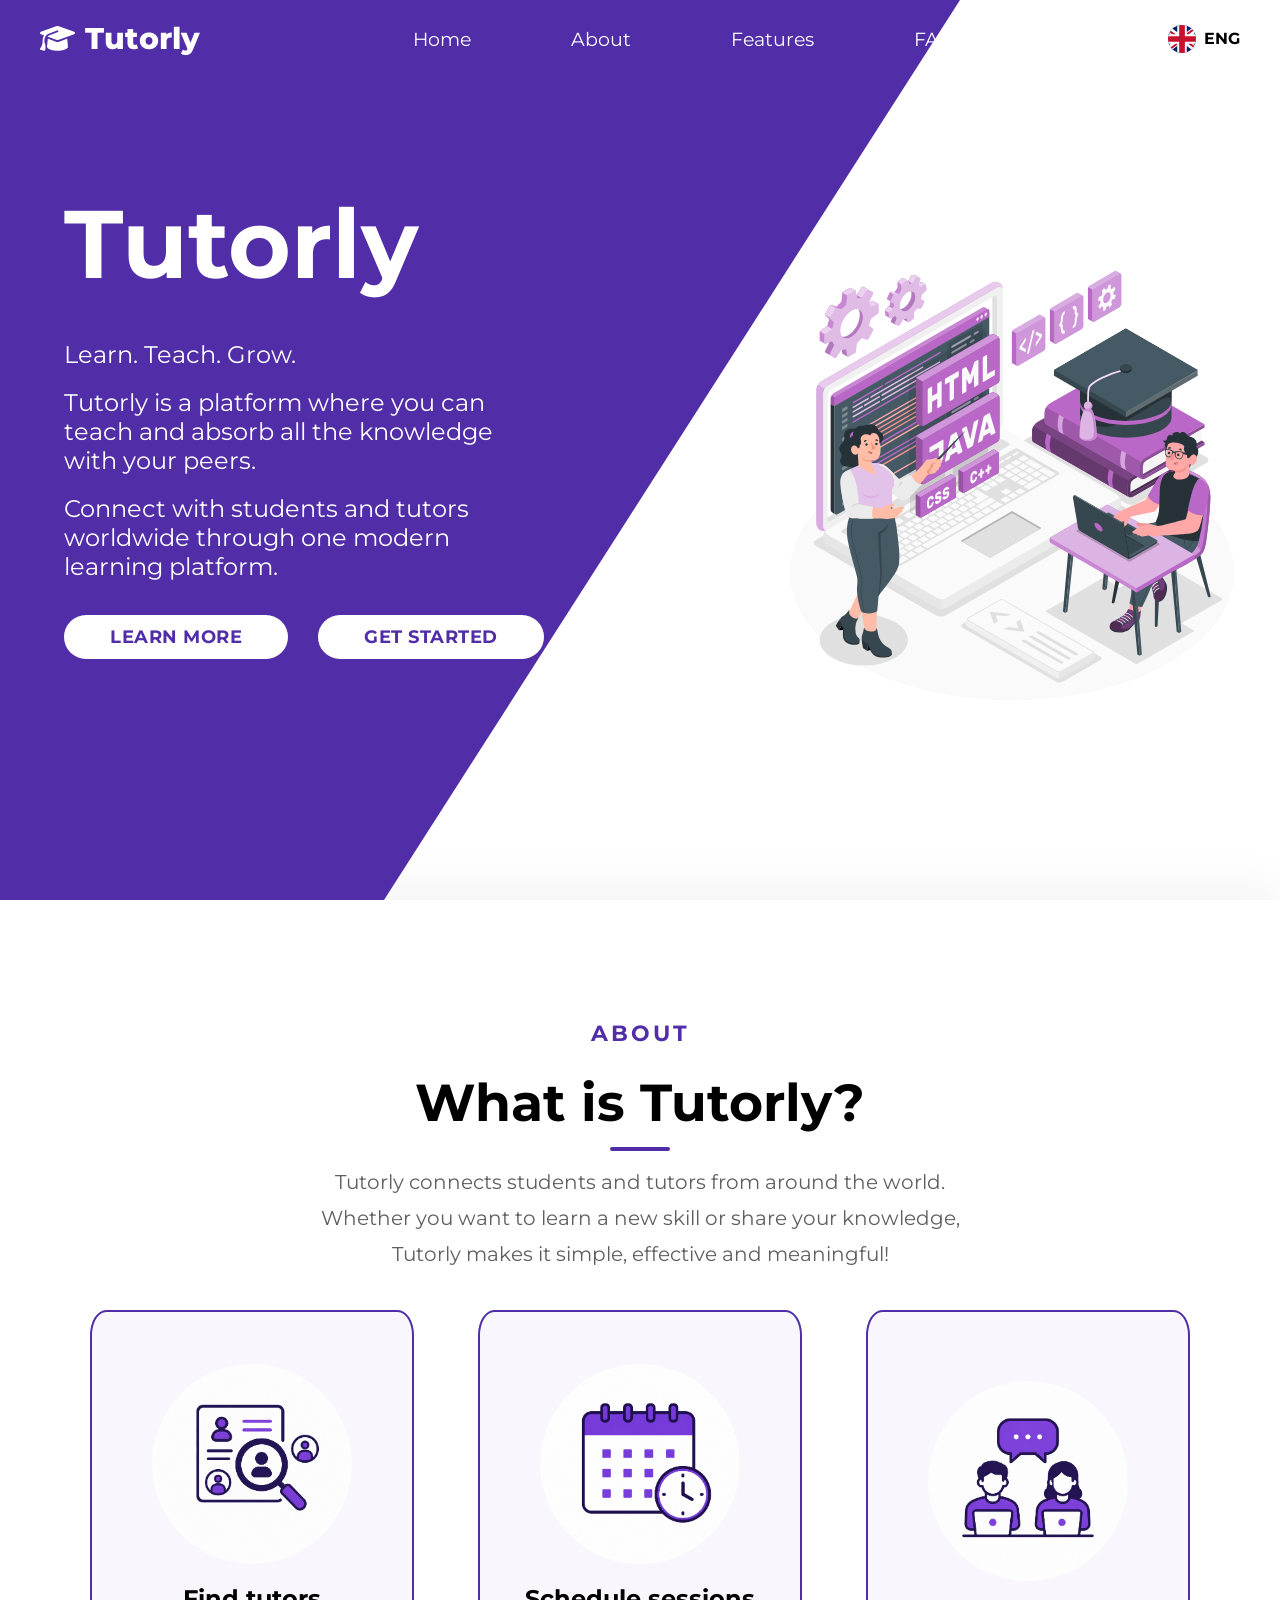
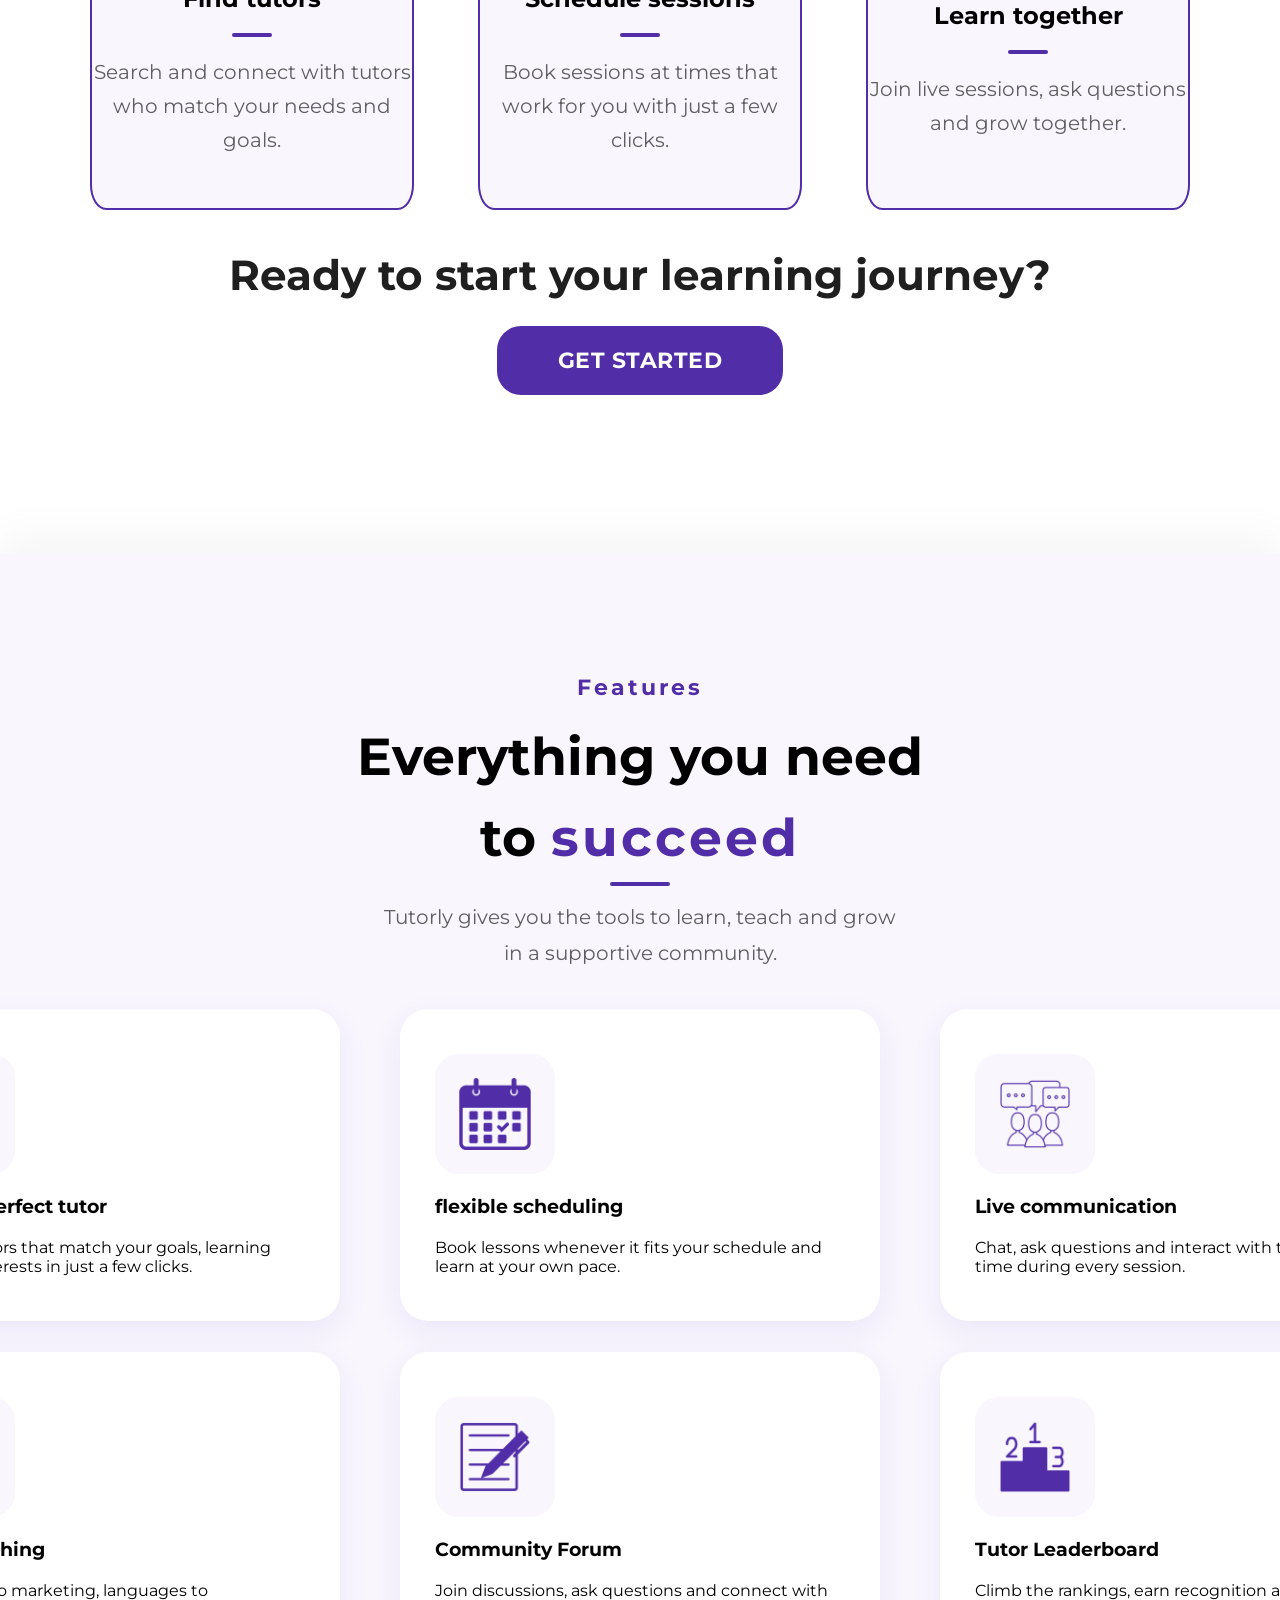
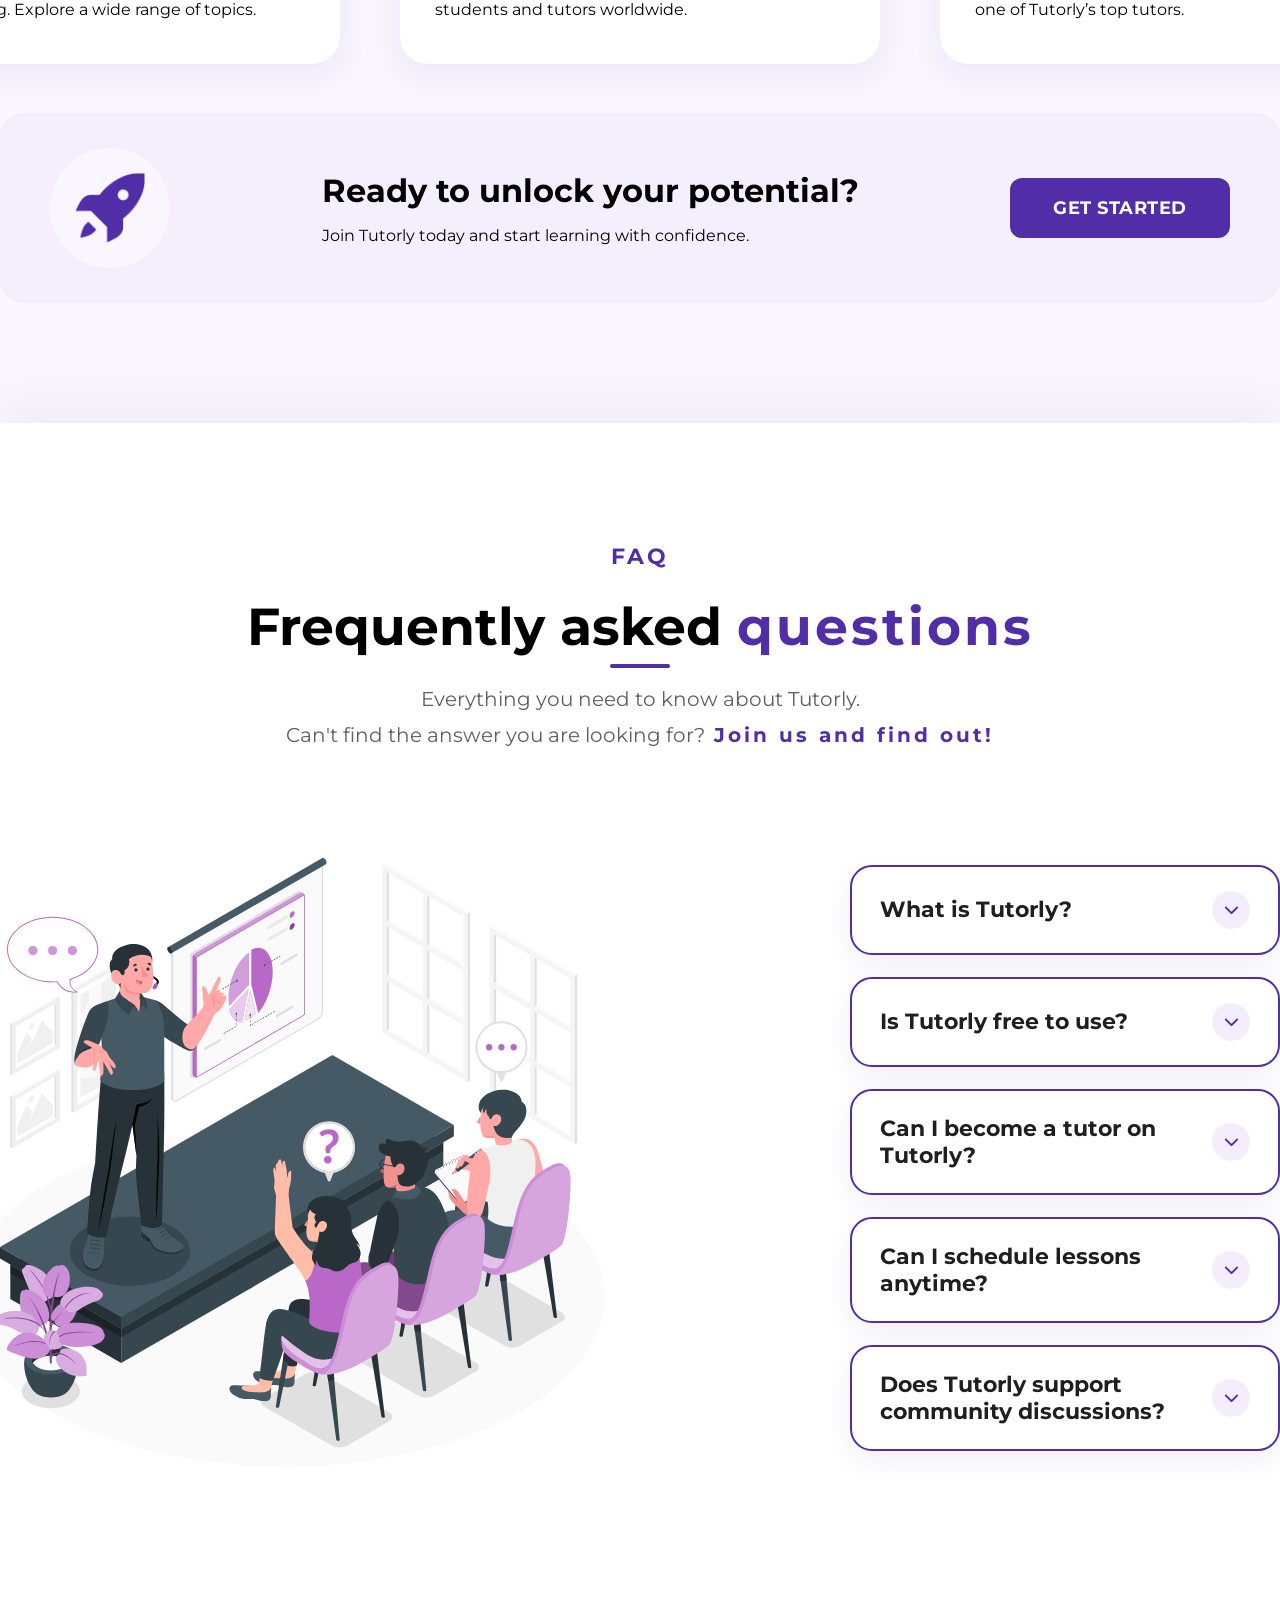
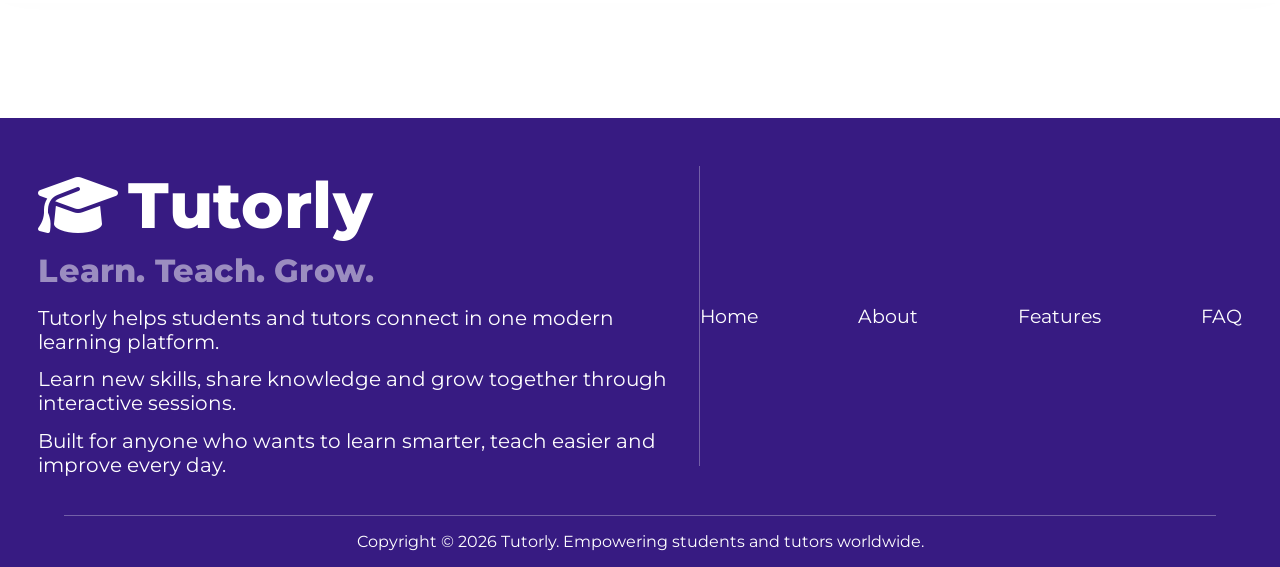
<file: landing-page/index.html>
<!DOCTYPE html>
<html lang="en">
<head>
    <meta charset="UTF-8">
    <meta name="viewport" content="width=device-width, initial-scale=1.0">
    <title>Landing Page</title>
    <link rel="stylesheet" href="https://cdnjs.cloudflare.com/ajax/libs/font-awesome/6.4.2/css/all.min.css">
    <link rel="stylesheet" href="style.css">
</head>
<body>

    <div class="diagonal-background"></div>

    <section id="home">

        <header>
            <div class="form-logo">
                <i class="fa-solid fa-graduation-cap"></i>
                <a id="logo-text" href="#home">Tutorly</a>
            </div>

            <nav>
                <a id="nav-home" href="#home">Home</a>
                <a id="nav-about" href="#about">About</a>
                <a id="nav-features" href="#features">Features</a>
                <a id="nav-faq" href="#faq">FAQ</a>
            </nav>

            <div class="current-language">
                <img src="images/uk.svg">
                <span id="language-text">ENG</span> 
            </div>
        </header>

        <div class="hero-content">
            <div class="hero-left">
                <h1 id="hero-title">Tutorly</h1>
                <br>
                <br>
                <p id="hero-message">Learn. Teach. Grow.</p>
                <br>
                <p id="hero-description-1">Tutorly is a platform where you can teach and absorb all the knowledge with your peers.</p>
                <br>
                <p id="hero-description-2">Connect with students and tutors worldwide through one modern learning platform.</p>

                <div class="buttons">
                    
                    <button id="learn-more-btn" class="learn-more-bttn">LEARN MORE</button>
                    <button id="hero-sign-up-btn" class="sign-up-bttn">GET STARTED</button>
                </div>

            </div>
            <div class="hero-right">
                <img src="images/students.svg">
            </div>
        </div>

    </section>

    <section id="about">
        
        <div class="about-text">
            <span id="about-label">ABOUT</span>
            <h2 id="about-title">What is Tutorly?</h2>
            <div class="about-line"></div>
            <p id="about-description-1">Tutorly connects students and tutors from around the world.</p>
            <p id="about-description-2">Whether you want to learn a new skill or share your knowledge,</p>
            <p id="about-description-3">Tutorly makes it simple, effective and meaningful!</p>
        </div>

        <div class="about-cards-container">
            <div class="about-card">
                <img src="images/find-tutors.png">
                <h3 id="about-card-1-title">Find tutors</h3>
                <div class="about-card-line"></div>
                <p id="about-card-1-text">Search and connect with tutors who match your needs and goals.</p>
            </div>

            <div class="about-card">
                <img src="images/schedule-sessions.png">
                <h3 id="about-card-2-title">Schedule sessions</h3>
                <div class="about-card-line"></div>
                <p id="about-card-2-text">Book sessions at times that work for you with just a few clicks.</p>
            </div>

            <div class="about-card">
                <img src="images/learn-together.png">
                <h3 id="about-card-3-title">Learn together</h3>
                <div class="about-card-line"></div>
                <p id="about-card-3-text">Join live sessions, ask questions and grow together.</p>
            </div>
        </div>

        <div class="about-footer">
            <h3 id="about-footer-title">Ready to start your learning journey?</h3>
            <button id="about-sign-up-btn" class="sign-up-bttn">GET STARTED</button>
        </div>

    </section>

    <section id="features">

        <div class="features-text">
            <span id="features-label">Features</span>
            <h2 id="features-title-main">Everything you need 
                <h2 id="special">to
                    <span id="features-title-special" style="color: #512da8; font-size: 52px; font-weight: 700;">succeed</span>
                </h2>
            </h2>
            <div class="about-line"></div>
            <p id="features-description-1">Tutorly gives you the tools to learn, teach and grow</p>
            <p id="features-description-2">in a supportive community.</p>
        </div>

        <div class="features-cards-container">
            <div class="features-card">
                <img src="images/find-perfect-tutor.png">
                <h3 id="feature-card-1-title">Find the perfect tutor</h3>
                <div class="about-card-line"></div>
                <p id="feature-card-1-text">Discover tutors that match your goals, learning style and interests in just a few clicks.</p>
            </div>

            <div class="features-card">
                <img src="images/flexible-scheduling.png">
                <h3 id="feature-card-2-title">flexible scheduling</h3>
                <div class="about-card-line"></div>
                <p id="feature-card-2-text">Book lessons whenever it fits your schedule and learn at your own pace.</p>
            </div>

            <div class="features-card">
                <img src="images/live-communication.png">
                <h3 id="feature-card-3-title">Live communication</h3>
                <div class="about-card-line"></div>
                <p id="feature-card-3-text">Chat, ask questions and interact with tutors in real time during every session.</p>
            </div>

            <div class="features-card">
                <img src="images/learn-anything.png">
                <h3 id="feature-card-4-title">Learn anything</h3>
                <div class="about-card-line"></div>
                <p id="feature-card-4-text">From math to marketing, languages to programming. Explore a wide range of topics.</p>
            </div>

            <div class="features-card">
                <img src="images/forum.png">
                <h3 id="feature-card-5-title">Community Forum</h3>
                <div class="about-card-line"></div>
                <p id="feature-card-5-text">Join discussions, ask questions and connect with students and tutors worldwide.</p>
            </div>

            <div class="features-card">
                <img src="images/leaderboard.png">
                <h3 id="feature-card-6-title">Tutor Leaderboard</h3>
                <div class="about-card-line"></div>
                <p id="feature-card-6-text">Climb the rankings, earn recognition and become one of Tutorly’s top tutors.</p>
            </div>
        </div>

        <div class="features-footer">
            <img src="images/ready-to-start.png">
            <div class="features-footer-text">
                <h3 id="features-footer-title">Ready to unlock your potential?</h3>
                <p id="features-footer-text">Join Tutorly today and start learning with confidence.</p>
            </div>
            <button id="features-sign-up-btn" class="sign-up-bttn">GET STARTED</button>
        </div>

    </section>

    <section id="faq">

        <div class="faq-text">
            <span id="faq-label">FAQ</span>
            <h2 id="faq-title">Frequently asked <span id="faq-title-special" style="color:#512da8; font-size: 52px; font-weight: 700;">questions</span></h2>
            <div class="about-line"></div>
            <p id="faq-description-1">Everything you need to know about Tutorly.</p>
            <p id="faq-description-2">Can't find the answer you are looking for?<span id="faq-description-special" style="color: #512da8; font-size: 20px;"> Join us and find out!</span></p>
        </div>

        <div class="faq-content">
            <div class="faq-image">
                <img src="images/faq.svg">
            </div>
            
            <div class="faq-questions">

                <div class="faq-item">
                    <div class="faq-question">
                        <h3 id="faq-question-1">What is Tutorly?</h3>
                        <div class="faq-icon"><i class="fa-solid fa-chevron-down"></i></div>
                    </div>

                    <div class="faq-answer"><p id="faq-answer-1">Tutorly is a peer-to-peer platform that connects students and tutors through interactive online sessions.</p></div>
                </div>

                <div class="faq-item">
                    <div class="faq-question">
                        <h3 id="faq-question-2">Is Tutorly free to use?</h3>
                        <div class="faq-icon"><i class="fa-solid fa-chevron-down"></i></div>
                    </div>

                    <div class="faq-answer"><p id="faq-answer-2">Tutorly offers free access to the platform with additional premium features.</p></div>
                </div>

                <div class="faq-item">
                    <div class="faq-question">
                        <h3 id="faq-question-3">Can I become a tutor on Tutorly?</h3>
                        <div class="faq-icon"><i class="fa-solid fa-chevron-down"></i></div>
                    </div>

                    <div class="faq-answer"><p id="faq-answer-3">Yes! Anyone can apply to become a tutor and start helping students worldwide.</p></div>
                </div>

                <div class="faq-item">
                    <div class="faq-question">
                        <h3 id="faq-question-4">Can I schedule lessons anytime?</h3>
                        <div class="faq-icon"><i class="fa-solid fa-chevron-down"></i></div>
                    </div>

                    <div class="faq-answer"><p id="faq-answer-4">Absolutely. Tutorly allows flexible scheduling so you can learn whenever it suits you.</p></div>
                </div>

                <div class="faq-item">
                    <div class="faq-question">
                        <h3 id="faq-question-5">Does Tutorly support community discussions?</h3>
                        <div class="faq-icon"><i class="fa-solid fa-chevron-down"></i></div>
                    </div>

                    <div class="faq-answer"><p id="faq-answer-5">Yes, Tutorly includes community features where students and tutors can share ideas and ask questions.</p></div>
                </div>
            </div>
        </div>

    </section>

    <footer id="footer">

        <div class="footer-element">

            <div class="footer-left">
                <div class="form-logo-footer">
                    <i class="fa-solid fa-graduation-cap"></i>
                    <h2 id="footer-logo-text">Tutorly</h2>
                </div>

                <div class="footer-text">
                    <h3 id="footer-slogan">Learn. Teach. Grow.</h3>
                    <p id="footer-text-1">Tutorly helps students and tutors connect in one modern learning platform.</p>
                    <p id="footer-text-2">Learn new skills, share knowledge and grow together through interactive sessions.</p>
                    <p id="footer-text-3">Built for anyone who wants to learn smarter, teach easier and improve every day.</p>
                </div>
            </div>

            <div class="vertical-line"></div>

            <div class="footer-navbar">
                <ul>
                    <li><a id="footer-nav-home" href="#home">Home</a></li>
                    <li><a id="footer-nav-about" href="#about">About</a></li>
                    <li><a id="footer-nav-features" href="#features">Features</a></li>
                    <li><a id="footer-nav-faq" href="#faq">FAQ</a></li>
                </ul>
            </div>
        </div>
        
        <div class="horizontal-line"></div>

        <div class="bottom-line">
            <p id="copyright-text">Copyright © 2026 Tutorly. Empowering students and tutors worldwide.</p>
        </div>
    </footer>
    
    <script src="script.js"></script>
</body>
</html>
</file>
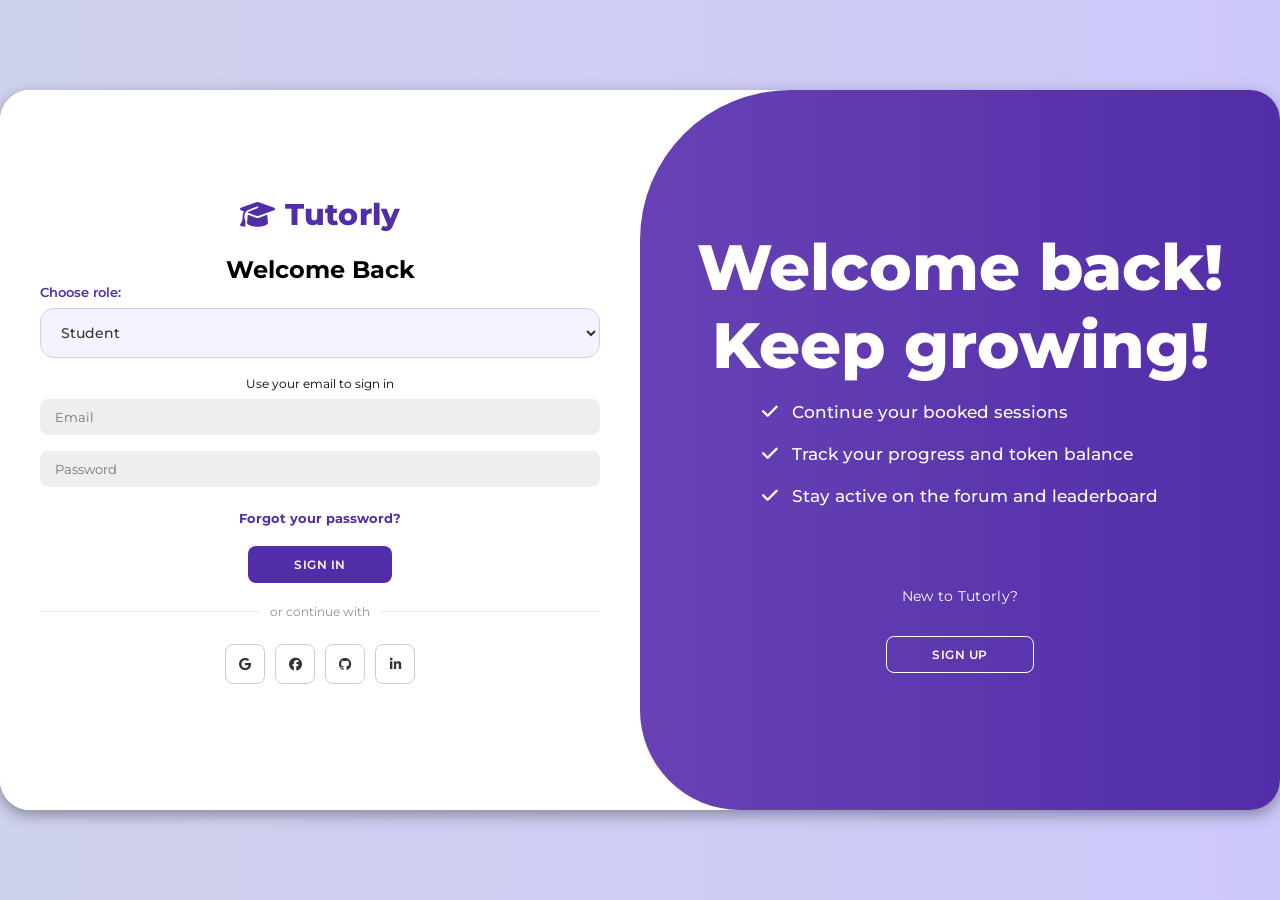
<file: register-login-page/index.html>
<!DOCTYPE html>
<html lang="en">

<head>
    <meta charset="UTF-8">
    <meta name="viewport" content="width=device-width, initial-scale=1.0">
    <title>Login/Signup Form</title>
    <link rel="stylesheet" href="https://cdnjs.cloudflare.com/ajax/libs/font-awesome/6.4.2/css/all.min.css">
    <link rel="stylesheet" href="style.css">
</head>

<body>

    <div class="container" id="container">

        <!--Registracija-->
        <div class="form-container sign-up">
            <form>
                <div class="form-logo">
                    <i class="fa-solid fa-graduation-cap"></i>
                    <span>Tutorly</span>
                </div>
                <h2>Create Account</h2>
                    <div class="role-select-wrapper">
                        <label for="role">Choose role:</label>
                        <select id="role" name="role" class="role-select">
                            <option value="student">Student</option>
                            <option value="tutor">Tutor</option>
                        </select>
                    </div>
                    <span>Use your email for registration</span>
                    <input type="text" placeholder="Full Name">
                    <input type="email" placeholder="Email">
                    <input type="password" placeholder="Password">
                    <button type="submit">Sign up</button>
                    <div class="divider">
                        <span>or continue with</span>
                    </div>
                    <div class="social-icons">
                        <a href="#" class="icon"><i class="fa-brands fa-google"></i></a>
                        <a href="#" class="icon"><i class="fa-brands fa-facebook"></i></a>
                        <a href="#" class="icon"><i class="fa-brands fa-github"></i></a>
                        <a href="#" class="icon"><i class="fa-brands fa-linkedin-in"></i></a>
                    </div>
            </form>
        </div>

        <!--Prijava-->
        <div class="form-container sign-in">
            <form>
                <div class="form-logo">
                    <i class="fa-solid fa-graduation-cap"></i>
                    <span>Tutorly</span>
                </div>
                    <h2>Welcome Back</h2>
                    <div class="role-select-wrapper">
                        <label for="role">Choose role:</label>
                        <select id="role" name="role" class="role-select">
                            <option value="student">Student</option>
                            <option value="tutor">Tutor</option>
                        </select>
                    </div>
                    <span>Use your email to sign in</span>
                    <input type="email" placeholder="Email">
                    <input type="password" placeholder="Password">
                    <a href="#" id="forgot-password">Forgot your password?</a>
                    <button type="submit">Sign In</button>
                    <div class="divider">
                        <span>or continue with</span>
                    </div>
                    <div class="social-icons">
                        <a href="#" class="icon"><i class="fa-brands fa-google"></i></a>
                        <a href="#" class="icon"><i class="fa-brands fa-facebook"></i></a>
                        <a href="#" class="icon"><i class="fa-brands fa-github"></i></a>
                        <a href="#" class="icon"><i class="fa-brands fa-linkedin-in"></i></a>
                    </div>
            </form>
        </div>

        <!--Toggle panel-->
        <div class="toggle-container">
            <div class="toggle">
                <div class="toggle-panel toggle-left">
                    <h1>Learn better.<br>Teach better.</h1>
                    <ul class="benefits">
                        <li><i class="fa-solid fa-check"></i> Book sessions easily with tokens</li>
                        <li><i class="fa-solid fa-check"></i> Ask and answer questions on the forum</li>
                        <li><i class="fa-solid fa-check"></i> Climb the tutor leaderboard</li>
                    </ul>
                    <p>Already have an account?</p>
                    <button class="hidden" id="login">Sign In</button>
                </div>
                <div class="toggle-panel toggle-right">
                    <h1>Welcome back!<br>Keep growing!</h1>
                    <ul class="benefits">
                        <li><i class="fa-solid fa-check"></i> Continue your booked sessions</li>
                        <li><i class="fa-solid fa-check"></i> Track your progress and token balance</li>
                        <li><i class="fa-solid fa-check"></i> Stay active on the forum and leaderboard</li>
                    </ul>
                    <p>New to Tutorly?</p>
                    <button class="hidden" id="register">Sign Up</button>
                </div>
            </div>
        </div>
    </div>

    <script src="script.js"></script>
</body>

</html>
</file>
<file: landing-page/style.css>
@import url('https://fonts.googleapis.com/css2?family=Montserrat:wght@300;400;500;600;700&display=swap');

* {
    margin: 0;
    padding: 0;
    box-sizing: border-box;
    font-family: 'Montserrat',sans-serif;
}

html{
    scroll-behavior: smooth;
}

/*home sekcija i navbar*/

header {
    display: flex;
    justify-content: space-between;
    align-items: center;
    padding: 20px 40px;
    position: relative;
    z-index: 1;
}

.form-logo{
    display: flex;
    align-items: center;
    justify-content: center;
    gap: 10px;
}

.form-logo i{
    font-size: 28px;
    color: #ffffff;
}

.form-logo a{
    font-size: 30px;
    font-weight: 800;
    color: #ffffff;
    letter-spacing: 0.2px;
    text-decoration: none;
}

nav {
    display: flex;
    gap: 100px;
    align-items: center;
}

nav a{
    color: #ffffff;
    text-decoration: none;
    font-size: larger;
    transition: all 0.3s ease;
}

nav a:hover{
    scale: 1.25;
    cursor: pointer;
    font-weight: bold;
}

.current-language{
    display: flex;
    align-items: center;
    gap: 8px;
}

.current-language:hover{
    cursor: pointer;
}

.current-language img{
    width: 28px;
    height: 28px;
    border-radius: 50%;
    object-fit: cover;
}

.current-language span{
    font-weight: bold;
}

#home{
    position: relative;
    min-height: 100vh;
    overflow: hidden;
}

.diagonal-background{
    position: absolute;
    top: 0;
    left: 0;
    width: 75%;
    height: 100%;
    background-color: #512da8;
    clip-path: polygon(0 0, 100% 0, 40% 100%, 0 100%);
    z-index: 0;
}

.hero-content {
    position: relative;
    z-index: 1;
    display: flex;
    align-items: center;
    justify-content: space-between;
    min-height: calc(100vh - 90px);
    padding: 0 40px;
}

.hero-left {
    margin-left: 2%;
    margin-bottom: 10%;
    width: 40%;
    color: white;
}

.hero-left h1{
    font-size:96px;
}

.hero-left p{
    font-size: 24px;
    text-align: left;
}

#message{
    font-size: 48px;
}

.buttons{
    display: flex;
    gap: 30px;
    margin-top: 7%;
}

.buttons button{
    background-color: #ffffff;
    color: #512da8;
    font-size: 18px;
    padding: 10px 45px;
    border: 1px solid transparent;
    border-radius: 24px;
    font-weight: 600;
    letter-spacing: 0.5px;
    cursor: pointer;
    font-weight: bold;
}

.buttons button:hover{
    background-color: #b8b8b8;
    transform: scale(1.15);
    transition:all 0.2s ease;
    cursor: pointer;
}

.buttons button:active{
    background-color: #757575;
    transform: scale(0.9);
    cursor: pointer;
}

.buttons button{
    transition: all 0.3s ease;
}

.hero-right {
    width: 38%;
    height: auto;
    object-fit: contain;
    display: block;
}

/*About sekcija*/

#about{
    padding-top: 120px;
    padding-bottom: 120px;
    background-color: #ffffff;
    box-shadow: 0 -20px 40px rgba(0, 0, 0, 0.04);
}

.about-text{
    display: flex;
    flex-direction: column;
    align-items: center;
    text-align: center;
    margin-bottom: 3%;
}

.about-text span{
    font-size: 22px;
    font-weight: 700;
    letter-spacing: 3px;
    color: #512da8;
    margin-bottom: 0.5%;
}

.about-text h2{
    margin-top: 2vh;
    font-size: 52px;
    font-weight: 700;
    color: black;
    margin-bottom: 1%;
}

.about-line{
    width: 60px;
    height: 4px;
    background-color: #512da8;
    border-radius: 10px;
    margin-bottom: 1%;
}

.about-text p{
    font-size: 20px;
    line-height: 1.8;
    color: #5f5f5f;
    max-width: 850px;
}

.about-cards-container{
    display: flex;
    align-items: center;
    justify-content: center;
    gap: 5%;
    margin-bottom: 3%;
    z-index: 1;
}

.about-card{
    display: flex;
    flex-direction: column;
    background-color: #f9f6fe;
    justify-content: center;
    align-items: center;
    border-radius: 5%;
    height: 500px;
    border: solid;
    border-color: #512da8;
    border-width: 2px;
}

.about-card img{
    height: 200px;
    width: 200px;
    border-radius: 50%;
    margin-bottom: 20px;
}

.about-card h3{
    font-size: 24px;
    font-weight: 700;
    color: black;
    margin-bottom: 20px;
}

.about-card .about-card-line{
    width: 40px;
    height: 4px;
    background-color: #512da8;
    border-radius: 10px;
    margin-bottom: 1%;
}

.about-card p{
    font-size: 20px;
    line-height: 1.7;
    color: #5f5f5f;
    text-align: center;
    max-width: 320px;
    margin-top: 15px;
}

.about-footer{
    display: flex;
    flex-direction: column;
    align-items: center;
    justify-content: center;
    text-align: center;
    margin-bottom: 3%;
}

.about-footer h3{
    font-size: 42px;
    font-weight: 700;
    color: #1f1f1f;
    margin-bottom: 2%;
}

.about-footer button{
    background-color: #512da8;
    color: white;
    font-size: 22px;
    padding: 20px 60px;
    border: 1px solid transparent;
    border-radius: 24px;
    font-weight: 600;
    letter-spacing: 0.5px;
    cursor: pointer;
    font-weight: bold;
}

.about-footer button:hover{
    background-color: #7b68ee;
    transform: scale(1.15);
    transition:all 0.2s ease;
    cursor: pointer;
}

.about-footer button:active{
    background-color: #5a4bd1;
    transform: scale(0.9);
    cursor: pointer;
}

/*Features sekcija*/

#features{
    background-color: #f9f6fe;
    padding-top: 120px;
    padding-bottom: 120px;
    box-shadow: 0 -20px 40px rgba(0, 0, 0, 0.04);
}

.features-text{
    display: flex;
    flex-direction: column;
    align-items: center;
    text-align: center;
    margin-bottom: 3%;
}

.features-text span{
    font-size: 22px;
    font-weight: 700;
    letter-spacing: 3px;
    color: #512da8;
    margin-bottom: 0.5%;
}

.features-text h2{
    margin-top: 2vh;
    font-size: 52px;
    font-weight: 700;
    color: black;
}

#special{
    margin-bottom: 1%;
}

.about-line{
    width: 60px;
    height: 4px;
    background-color: #512da8;
    border-radius: 10px;
    margin-bottom: 1%;
}

.features-text p{
    font-size: 20px;
    line-height: 1.8;
    color: #5f5f5f;
    max-width: 850px;
}

.features-cards-container{
    display: grid;
    grid-template-columns: repeat(3, 480px);
    justify-content: center;
    gap: 5%;
    max-width: 1200px;
    margin: 0 auto 3%;
}

.features-card{
    display: flex;
    flex-direction: column;
    align-items: flex-start;
    justify-content: flex-start;
    background-color: white;
    padding: 45px 35px;
    border-radius: 28px;
    aspect-ratio: 8/5;
    text-align: left;
    transition: all 0.3s ease;
    box-shadow: 0 10px 30px rgba(81, 45, 168, 0.08);
}

.features-card img{
    width: 120px;
    height: 120px;
    object-fit: contain;
    margin-bottom: 5%;
    border-radius: 24px;
}

.features-card h3{
    margin-bottom: 5%;
}

.features-footer{
    display: flex;
    align-items: center;
    justify-content: space-between;
    background-color: #f4eefd;
    border-radius: 24px;
    max-width: 1600px;
    width: 100%;
    margin: 80px auto 0;
    padding: 35px 50px;
}

.features-footer img{
    width: 120px;
    height: 120px;
    border-radius: 50%;
}

.features-footer-text{
    text-align: left;
    align-items: center;
}

.features-footer-text h3{
    font-size: 32px;
    margin-bottom: 3%;
}

.features-footer button{
    background-color: #512da8;
    color: white;
    border: 1px solid transparent;
    border-radius: 12px;
    letter-spacing: 0.5px;
    cursor: pointer;
    width: 220px;
    height: 60px;
    font-weight: 700;
    font-size: 18px;
}

.features-footer button:hover{
    background-color: #7b68ee;
    transform: scale(1.15);
    transition:all 0.2s ease;
    cursor: pointer;
}

.features-footer button:active{
    background-color: #5a4bd1;
    transform: scale(0.9);
    cursor: pointer;
}

/*FAQ sekcija*/
#faq{
    background-color: white;
    padding-top: 120px;
    padding-bottom: 120px;
    box-shadow: 0 -20px 40px rgba(0, 0, 0, 0.04);
    margin-bottom: 9%;
}

.faq-text{
    display: flex;
    flex-direction: column;
    align-items: center;
    text-align: center;
    margin-bottom: 3%;
}

.faq-text span{
    font-size: 22px;
    font-weight: 700;
    letter-spacing: 3px;
    color: #512da8;
    margin-bottom: 0.5%;
}

.faq-text h2{
    margin-top: 2vh;
    font-size: 52px;
    font-weight: 700;
    color: black;
    margin-bottom: 0.5%;
}

.faq-text p{
    font-size: 20px;
    line-height: 1.8;
    color: #5f5f5f;
    max-width: 850px;
}

.faq-content{
    display: flex;
    align-items: center;
    justify-content: center;
    gap: 120px;
    max-width: 1500px;
    margin: 80px auto 0;
    padding: 0 40px;
}

.faq-image{
    width: 650px;
    flex-shrink: 0;
    transform: translateX(-80px);
}

.faq-image img{
    width: 100%;
    height: auto;
    object-fit: contain;
    display: block;
}

.faq-questions{
    width: 720px;
    display: flex;
    flex-direction: column;
    gap: 22px;
    transform: translateX(40px);
}

.faq-item{
    background-color: #ffffff;
    border-radius: 22px;
    padding: 24px 28px;
    box-shadow: 0 10px 30px rgba(81, 45, 168, 0.08);
    border: solid;
    border-color: #512da8;
    border-width: 2px;
}

.faq-item:hover{
    scale: 1.05;
    box-shadow: 0 10px 30px rgba(81, 45, 168, 0.48);
}

.faq-question{
    display: flex;
    align-items: center;
    justify-content: space-between;
    cursor: pointer;
}

.faq-question h3{
    font-size: 22px;
    font-weight: 700;
    color: #1f1f1f;
}

.faq-icon{
    width: 38px;
    height: 38px;
    display: flex;
    align-items: center;
    justify-content: center;
    border-radius: 50%;
    background-color: #f4ecff;
    flex-shrink: 0;
}

.faq-icon i{
    color: #512da8;
    font-size: 15px;
}

.faq-answer{
    display: none;
    margin-top: 18px;
}

.faq-answer p{
    font-size: 17px;
    line-height: 1.7;
    color: #5f5f5f;
}

/*footer*/
#footer{
    background-color: #371b82;
}

.footer-element{
    display: flex;
    justify-content: space-around;
    align-items: center;
    padding: 3%;

}

.form-logo-footer{
    display: flex;
    align-items: center;
    justify-content: left;
    gap: 10px;
    padding-top: 1.5%;
    padding-bottom: 1%;
}

.form-logo-footer i{
    font-size: 64px;
    color: #ffffff;
}

.form-logo-footer h2{
    font-size: 64px;
    font-weight: 800;
    color: #ffffff;
    letter-spacing: 0.2px;
    text-decoration: none;
}

.footer-text{
    display: flex;
    flex-direction: column;
    align-items: flex-start;
    justify-content: center;
    color: white;
}

.footer-text h3{
    font-size: 32px;
    font-weight: 800;
    color: white;
    letter-spacing: 0.2px;
    text-decoration: none;
    padding-bottom: 0.5%;
    opacity: 50%;
}

.footer-text p{
    font-size: 20px;
    color: white;
    text-align: left;
    padding-top: 2%;
}

.vertical-line{
    height: 300px;
    width: 1px;
    background-color: white;
    opacity: 30%;
}

.footer-navbar{
    display: flex;
    justify-content: center;
    padding-top: 1%;
    padding-bottom: 1%;
}

.footer-navbar ul{
    display: flex;
    justify-content: center;
    gap: 100px;

    list-style: none;
}

.footer-navbar a{
    color: white;
    font-size: larger;
    text-decoration: none;
}

.footer-navbar a:hover{
    scale: 1.25;
    cursor: pointer;
    font-weight: bold;
    border: none;
}

.horizontal-line{
    width: 90%;
    height: 1px;
    background-color: white;
    margin: 0 auto;
    opacity: 30%;
}

.bottom-line{
    color: white;
    width: 100%;
    height: 30px;
    display: flex;
    justify-content: center;
    align-items: center;
    padding: 2%;
}
</file>
<file: register-login-page/style.css>
@import url('https://fonts.googleapis.com/css2?family=Montserrat:wght@300;400;500;600;700&display=swap');

*{
    margin: 0;
    padding: 0;
    box-sizing: border-box;
    font-family: 'Montserrat',sans-serif;
}

body{
    background-color: #c9d6ff;
    background: linear-gradient(to right, #cfd2ec 0%, #cdc8fa 100%, #c3bffc 100%);
    display: flex;
    align-items: center;
    justify-content: center;
    flex-direction: column;
    height: 100vh;
}

.container{
    background-color: #ffffff;
    border-radius: 30px;
    box-shadow: 0 5px 15px rgba(0,0,0,0.35);
    position: relative;
    overflow: hidden;
    width: 1280px;
    max-width: 100%;
    min-height: 720px;
}

.container p{
    font-size: 14px;
    line-height: 20px;
    letter-spacing: 0.3px;
    margin: 20px 0;
}

.container h1 {
    color: #ffffff;
    font-size: 64px;
    font-weight: 800;
    margin-bottom: 18px;
}

.container span{
    font-size: 12px;
}

.container a{
    color: #333333;
    font-size: 13px;
    text-decoration: none;
    margin: 15px 0 10px;
}

.container button{
    background-color: #512da8;
    color: #ffffff;
    font-size: 12px;
    padding: 10px 45px;
    border: 1px solid transparent;
    border-radius: 8px;
    font-weight: 600;
    letter-spacing: 0.5px;
    text-transform: uppercase;
    margin-top: 10px;
    cursor: pointer;
}

.container button:hover{
    background-color: #7b68ee;
    transform: scale(1.15);
    transition:all 0.2s ease;
    cursor: pointer;
}

.container button:active{
    background-color: #5a4bd1;
    transform: scale(0.9);
    cursor: pointer;
}

.container button.hidden{
    background-color: transparent;
    border-color: #ffffff;
}

.container form{
    background-color: #ffffff;
    display: flex;
    align-items: center;
    justify-content: center;
    flex-direction: column;
    padding: 0 40px;
    height: 100%;
}

.container input{
    background-color: #eeeeee;
    border: none;
    margin: 8px 0;
    padding: 10px 15px;
    font-size: 13px;
    border-radius: 8px;
    width: 100%;
    outline:none;
}

.form-container{
    position: absolute;
    top: 0;
    height: 100%;
    transition: all 0.6s ease-in-out;
}

.sign-in{
    left: 0;
    width:50%;
    z-index: 2;
}

.container.active .sign-in{
    transform: translateX(100%);
}

.sign-up{
    left: 0;
    width: 50%;
    opacity: 0;
    z-index: 1;
}

.container.active .sign-up{
    transform: translateX(100%);
    opacity: 1;
    z-index: 5;
    animation: move 0.6s;
}

@keyframes move{
    0%, 49.99%{
        opacity: 0;
        z-index: 5;
    }
    50%, 100%{
        opacity: 1;
        z-index: 5;
    }
}

/**
Linija za or continue with
*/
.divider {
    width: 100%;
    margin-top: 18px;
    margin-bottom: 4px;
    position: relative;
    text-align: center;
}

.divider span{
    background: #ffffff;
    padding: 0 10px;
    position: relative;
    z-index: 2;
    color: #8a8fa3;
    font-size: 12px;
}

.divider::before{
    content: "";
    position: absolute;
    left: 0;
    top: 50%;
    width: 100%;
    height: 1px;
    background: #ececf2;
    z-index: 1;
}

/**
dizajn za beneficije - strikovi
*/
.benefits {
    list-style: none;
    margin-bottom: 38px;
}

.benefits li {
    display: flex;
    align-items: center;
    gap: 14px;
    font-size: 17px;
    margin-bottom: 22px;
    font-weight: 500;
}

.benefits i {
    font-size: 18px;
}

/**
za role select
*/
.role-select-wrapper{
    width: 100%;
    display: flex;
    flex-direction: column;
    align-items: flex-start;
    margin-bottom: 18px;
}

.role-select-wrapper label{
    font-size: 13px;
    font-weight: 600;
    color: #512da8;
    margin-bottom: 8px;
}

.role-select{
    width: 100%;
    background: #f5f3ff;
    border: 1px solid #d6ccf5;
    border-radius: 14px;
    padding: 14px 16px;
    font-size: 14px;
    font-weight: 500;
    color: #333333;
    outline: none;
    cursor: pointer;
    transition: all 0.25s ease;
}

.role-select:focus{
    border-color: #7E57C2;
    box-shadow: 0 0 0 #7E57C2;
    background: #ffffff;
}

.role-select:hover{
    border-color: #b39ddb;
    background: #ffffff;
}

#forgot-password{
    color: #512da8;
    font-weight: bold;
}

#forgot-password:hover{
    transform: scale(1.15);
    transition:all 0.2s ease;
    cursor: pointer;
    text-decoration: underline;
}

#forgot-password:active{
    transform: scale(0.9);
    cursor: pointer;
}

.social-icons{
    margin: 20px 0;
}

.social-icons a{
    border: 1px solid #cccccc;
    border-radius: 20%;
    display: inline-flex;
    justify-content: center;
    align-items: center;
    margin: 0 3px;
    width: 40px;
    height: 40px;
}

/**
logo
*/
.form-logo{
    display: flex;
    align-items: center;
    justify-content: center;
    gap: 10px;
    margin-bottom: 22px;
}

.form-logo i{
    font-size: 28px;
    color: #512da8;
}

.form-logo span{
    font-size: 30px;
    font-weight: 800;
    color: #512da8;
    letter-spacing: 0.2px;
}

.toggle-container{
    position: absolute;
    top: 0;
    left: 50%;
    width: 50%;
    height: 100%;
    overflow: hidden;
    transition: all 0.6s ease-in-out;
    border-radius: 150px 0 0 100px;
    z-index: 1000;
}

.container.active .toggle-container{
    transform: translateX(-100%);
    border-radius: 0 150px 100px 0;
}

.toggle{
    background-color: #512da8;
    height: 100%;
    background: linear-gradient(to right, #7E57C2, #512da8);
    color: #ffffff;
    position: relative;
    left: -100%;
    height: 100%;
    width: 200%;
    transform: translateX(0);
    transition: all 0.6s ease-in-out;
}

.container.active .toggle{
    transform: translateX(50%);
}

.toggle-panel{
    position: absolute;
    width: 50%;
    height: 100%;
    display: flex;
    align-items: center;
    justify-content: center;
    flex-direction: column;
    padding: 0 30px;
    text-align: center;
    top: 0;
    transform: translateX(0);
    transition: all 0.6s ease-in-out;
}

.toggle-left{
    transform: translateX(-200%);
}

.toggle-right{
    right: 0;
    transform: translateX(0);
}

.container.active .toggle-left{
    transform: translateX(0);
}

.container.active .toggle-right{
    transform: translateX(200%)
}
</file>
